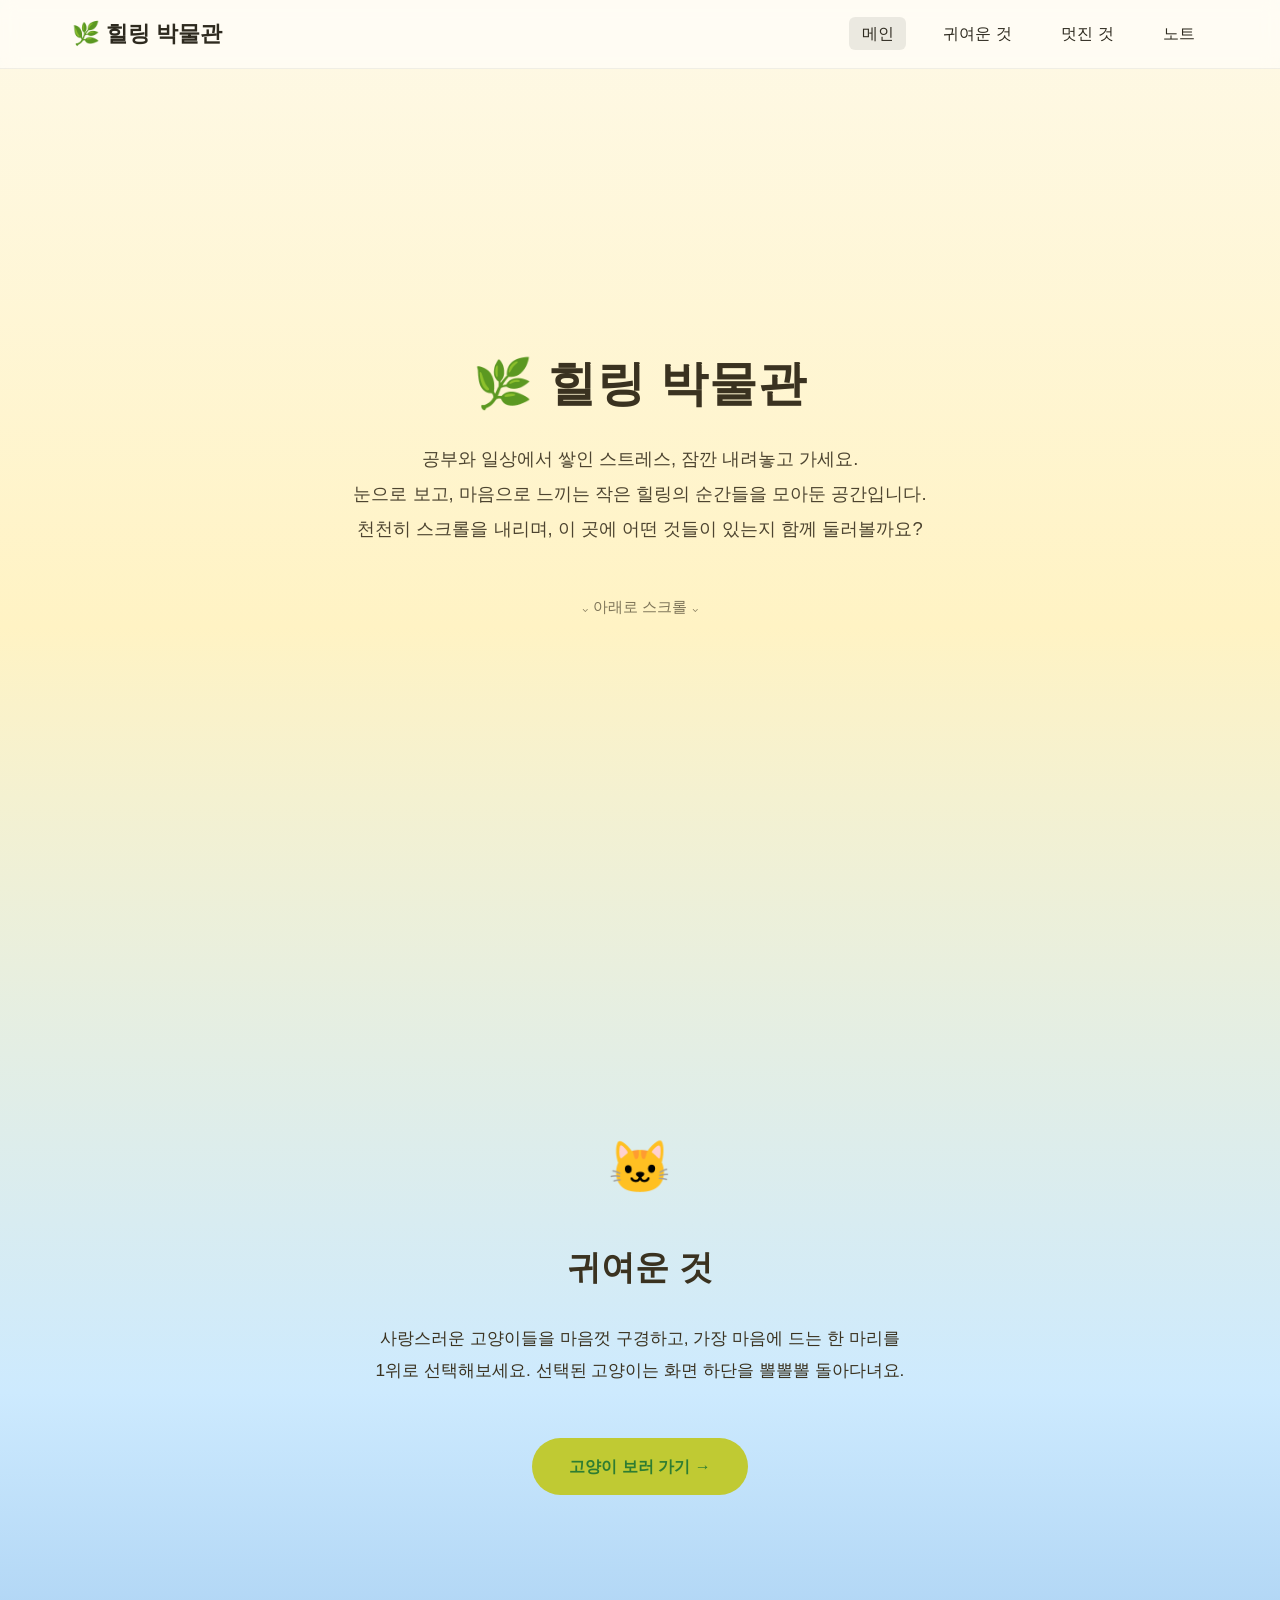
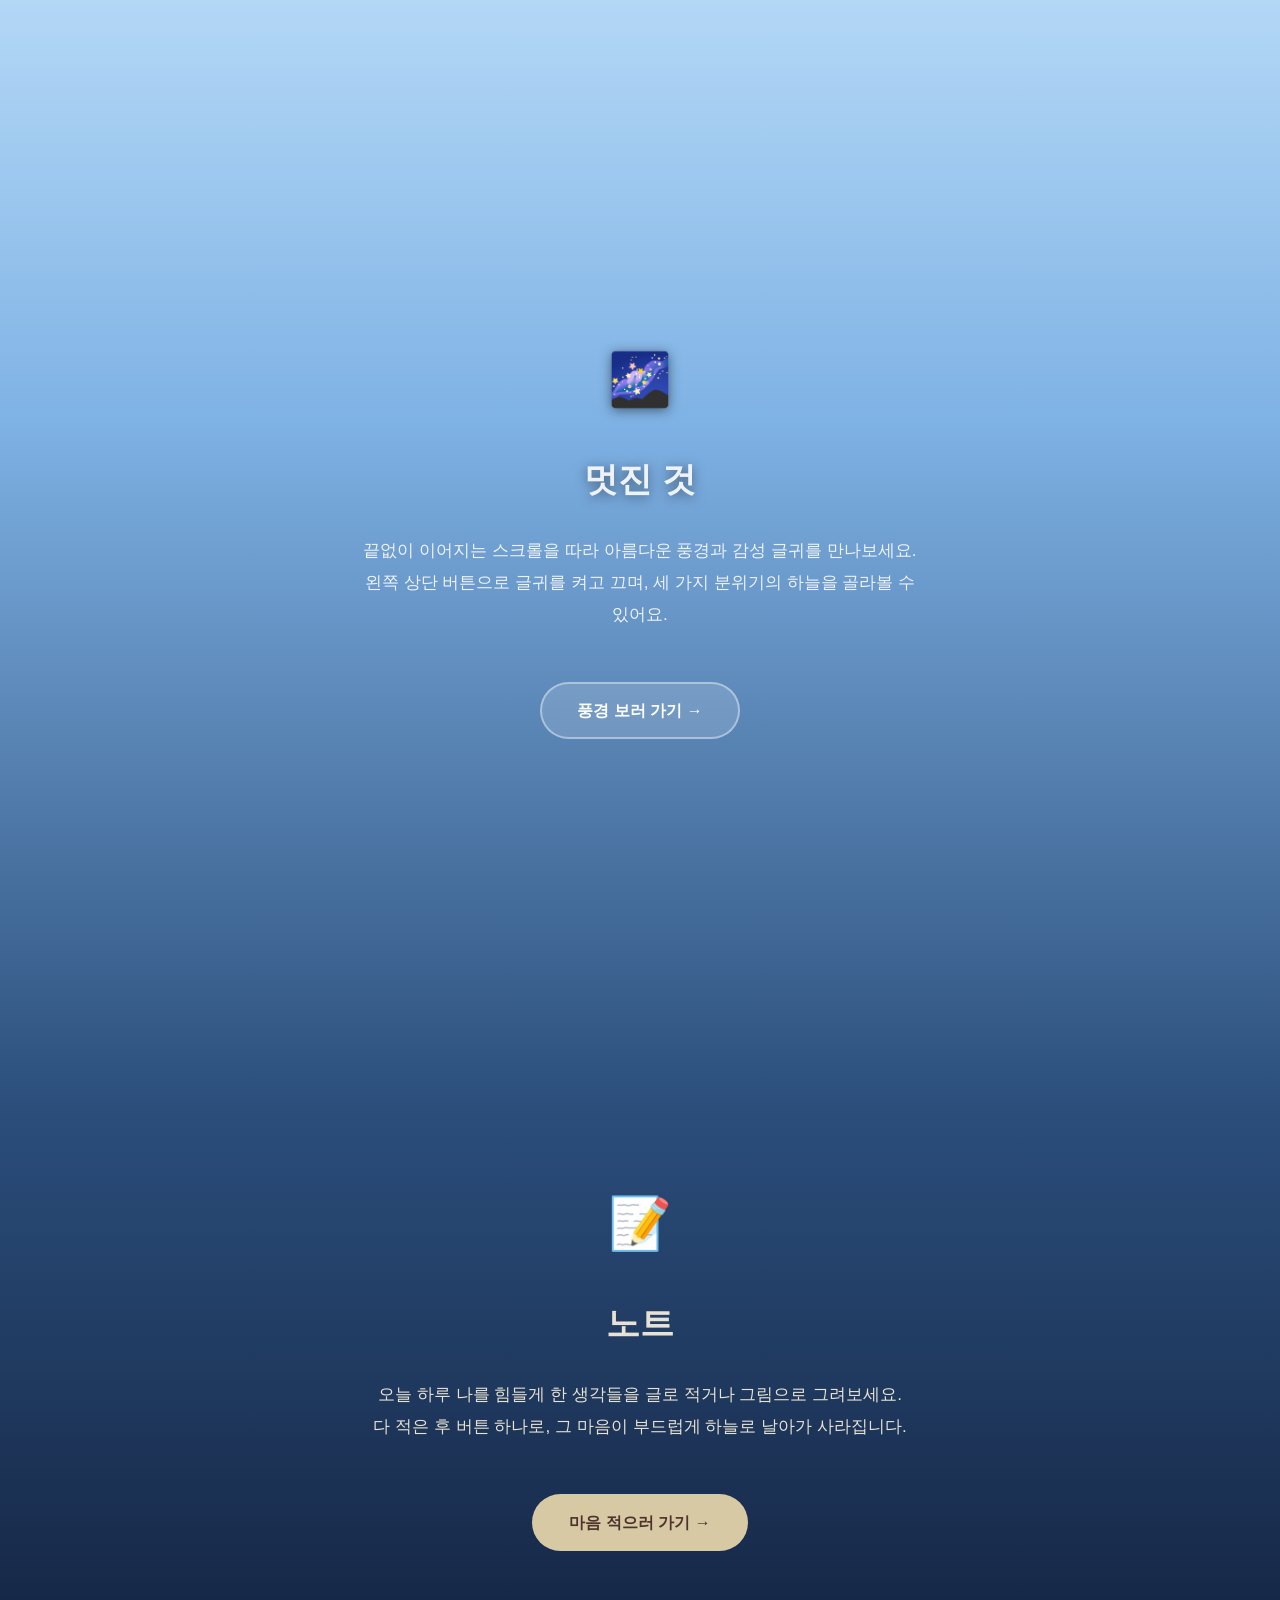
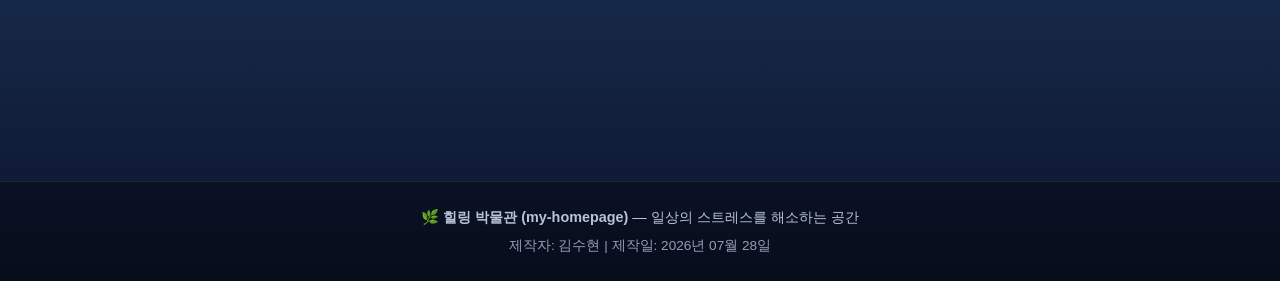
<file: index.html>
<!DOCTYPE html>
<html lang="ko">
<head>
  <meta charset="UTF-8">
  <meta name="viewport" content="width=device-width, initial-scale=1.0">
  <title>힐링 박물관 - 메인</title>

  <link rel="stylesheet" href="css/style.css">

  <style>
    /* ==========================================================================
       index.html - 긴 스크롤 메인 페이지
       연노랑(베이지) -> 하늘색 -> 어두운 남색으로 이어지는 배경 그라데이션
       ========================================================================== */

    html, body {
      margin: 0;
      padding: 0;
    }

    /* [핵심] body 전체 높이를 기준으로 흐르는 단일 그라데이션.
       섹션이 늘어나거나 줄어도 색이 항상 처음부터 끝까지 자연스럽게 이어짐 */
    body.theme-home {
      background: linear-gradient(
        180deg,
        #fef9e7 0%,
        #fff3c4 18%,
        #cdeafe 40%,
        #7fb2e5 58%,
        #2a4d7a 78%,
        #0b132b 100%
      );
      background-attachment: initial;
      transition: none;
    }

    /* 헤더는 살짝 투명한 흰 배경으로, 어느 구간에서도 메뉴가 잘 보이도록 처리 */
    body.theme-home #site-header {
      background-color: rgba(255, 255, 255, 0.55);
      border-bottom: 1px solid rgba(0, 0, 0, 0.06);
    }
    body.theme-home #site-header .nav-logo,
    body.theme-home #site-header .nav-menu a {
      color: #2e2a1f;
    }
    body.theme-home #site-header .nav-menu a:hover,
    body.theme-home #site-header .nav-menu a.active {
      background-color: rgba(0, 0, 0, 0.08);
    }

    main {
      max-width: 100%;
      padding: 0;
    }

    .home-section {
      min-height: 92vh;
      display: flex;
      flex-direction: column;
      align-items: center;
      justify-content: center;
      text-align: center;
      padding: 4rem 1.5rem;
      opacity: 0;
      transform: translateY(30px);
      transition: opacity 1s cubic-bezier(0.25, 1, 0.5, 1),
                  transform 1s cubic-bezier(0.25, 1, 0.5, 1);
    }

    .home-section.visible {
      opacity: 1;
      transform: translateY(0);
    }

    /* --------------------------------------------------------------------------
       1. Hero: 제목 + 사이트 설명 (베이지 구간 - 어두운 글씨)
       -------------------------------------------------------------------------- */
    .hero-section {
      color: #3a3220;
    }

    .hero-section .site-title {
      font-size: 3rem;
      margin-bottom: 1.2rem;
      letter-spacing: 1px;
    }

    .hero-section .site-desc {
      max-width: 640px;
      font-size: 1.15rem;
      line-height: 1.9;
      opacity: 0.9;
    }

    .scroll-cue {
      margin-top: 3rem;
      font-size: 0.95rem;
      opacity: 0.65;
      animation: bounceDown 2s ease-in-out infinite;
    }

    @keyframes bounceDown {
      0%, 100% { transform: translateY(0); }
      50% { transform: translateY(10px); }
    }

    /* --------------------------------------------------------------------------
       2~4. 페이지 소개 카드 공통 스타일
       -------------------------------------------------------------------------- */
    .feature-section {
      gap: 1.4rem;
    }

    .feature-emoji {
      font-size: 3.2rem;
      margin-bottom: 0.6rem;
    }

    .feature-title {
      font-size: 2.1rem;
      font-weight: 800;
      margin-bottom: 0.4rem;
    }

    .feature-desc {
      max-width: 560px;
      font-size: 1.08rem;
      line-height: 1.85;
      margin-bottom: 1.8rem;
    }

    .feature-link {
      display: inline-block;
      padding: 0.85rem 2.2rem;
      border-radius: 50px;
      font-weight: 700;
      font-size: 1rem;
      text-decoration: none;
      transition: all 0.3s ease;
      border: 2px solid transparent;
    }

    .feature-link:hover {
      transform: translateY(-3px);
    }

    /* 밝은 구간 (귀여운 것 소개) - 어두운 글씨, 톤은 연두/노랑 */
    .cute-preview {
      color: #3a3220;
    }
    .cute-preview .feature-link {
      background-color: #c0ca33;
      color: #2e7d32;
    }
    .cute-preview .feature-link:hover {
      background-color: #afb42b;
      color: #ffffff;
    }

    /* 중간~어두운 구간 (멋진 것 소개) - 밝은 글씨 */
    .great-preview {
      color: #eef2f9;
    }
    .great-preview .feature-title,
    .great-preview .feature-emoji {
      text-shadow: 0 2px 12px rgba(0, 0, 0, 0.5);
    }
    .great-preview .feature-link {
      background-color: rgba(255, 255, 255, 0.15);
      color: #ffffff;
      border-color: rgba(255, 255, 255, 0.4);
      backdrop-filter: blur(6px);
    }
    .great-preview .feature-link:hover {
      background-color: rgba(255, 255, 255, 0.9);
      color: #0f172a;
    }

    /* 가장 어두운 구간 (노트 소개) - 밝은 글씨, 톤은 브라운/베이지 포인트 */
    .note-preview {
      color: #e7e2d3;
    }
    .note-preview .feature-link {
      background-color: #d7c9a3;
      color: #4e342e;
    }
    .note-preview .feature-link:hover {
      background-color: #c8b88a;
      color: #2a1f19;
    }

    body.theme-home #site-footer {
      background-color: rgba(0, 0, 0, 0.35);
      color: #b9c2d8;
      border-top: 1px solid rgba(255, 255, 255, 0.08);
    }
  </style>
</head>
<body class="theme-home">

  <header id="site-header"></header>

  <main>
    <section class="home-section hero-section" id="section-hero">
      <h1 class="site-title">🌿 힐링 박물관</h1>
      <p class="site-desc">
        공부와 일상에서 쌓인 스트레스, 잠깐 내려놓고 가세요.<br>
        눈으로 보고, 마음으로 느끼는 작은 힐링의 순간들을 모아둔 공간입니다.<br>
        천천히 스크롤을 내리며, 이 곳에 어떤 것들이 있는지 함께 둘러볼까요?
      </p>
      <div class="scroll-cue">⌄ 아래로 스크롤 ⌄</div>
    </section>

    <section class="home-section feature-section cute-preview" id="section-cute">
      <div class="feature-emoji">🐱</div>
      <h2 class="feature-title">귀여운 것</h2>
      <p class="feature-desc">
        사랑스러운 고양이들을 마음껏 구경하고, 가장 마음에 드는 한 마리를<br>
        1위로 선택해보세요. 선택된 고양이는 화면 하단을 뽈뽈뽈 돌아다녀요.
      </p>
      <a class="feature-link" href="pages/cute_things.html">고양이 보러 가기 →</a>
    </section>

    <section class="home-section feature-section great-preview" id="section-great">
      <div class="feature-emoji">🌌</div>
      <h2 class="feature-title">멋진 것</h2>
      <p class="feature-desc">
        끝없이 이어지는 스크롤을 따라 아름다운 풍경과 감성 글귀를 만나보세요.<br>
        왼쪽 상단 버튼으로 글귀를 켜고 끄며, 세 가지 분위기의 하늘을 골라볼 수 있어요.
      </p>
      <a class="feature-link" href="pages/great_things.html">풍경 보러 가기 →</a>
    </section>

    <section class="home-section feature-section note-preview" id="section-note">
      <div class="feature-emoji">📝</div>
      <h2 class="feature-title">노트</h2>
      <p class="feature-desc">
        오늘 하루 나를 힘들게 한 생각들을 글로 적거나 그림으로 그려보세요.<br>
        다 적은 후 버튼 하나로, 그 마음이 부드럽게 하늘로 날아가 사라집니다.
      </p>
      <a class="feature-link" href="pages/feeling_note.html">마음 적으러 가기 →</a>
    </section>
  </main>

  <footer id="site-footer"></footer>

  <script src="js/header.js"></script>
  <script src="js/footer.js"></script>

  <script>
    document.addEventListener('DOMContentLoaded', () => {
      const sections = document.querySelectorAll('.home-section');

      const observer = new IntersectionObserver((entries) => {
        entries.forEach(entry => {
          if (entry.isIntersecting) {
            entry.target.classList.add('visible');
          }
        });
      }, { root: null, rootMargin: '0px 0px -10% 0px', threshold: 0.15 });

      sections.forEach(section => observer.observe(section));

      // 히어로 섹션은 페이지 진입 시 바로 보이도록 처리
      document.getElementById('section-hero').classList.add('visible');
    });
  </script>
</body>
</html>
</file>
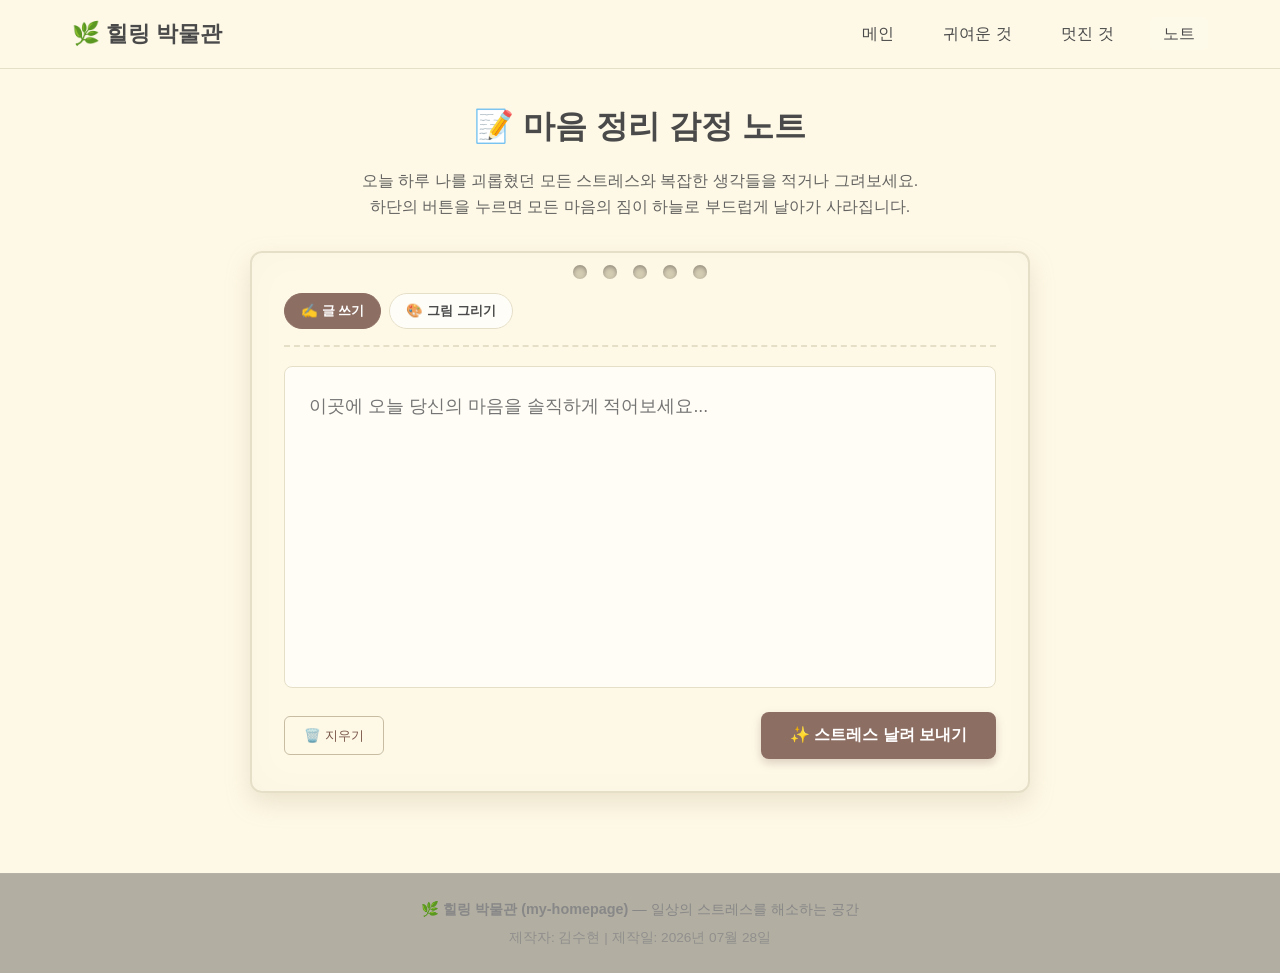
<file: pages/feeling_note.html>
<!DOCTYPE html>
<html lang="ko">
<head>
  <meta charset="UTF-8">
  <meta name="viewport" content="width=device-width, initial-scale=1.0">
  <title>힐링 박물관 - 감정 노트</title>
  
  <link rel="stylesheet" href="../css/style.css">
  
  <style>
    /* ==========================================================================
       feeling_note.html 전용 내부 스타일 (연노랑 종이 노트 UI, 캔버스, 사라지는 연출)
       ========================================================================== */

    .note-intro {
      text-align: center;
      margin-bottom: 2rem;
    }

    /* [기획서 반영] 실제 연노랑 종이 질감의 노트 메인 컨테이너 */
    .notebook-paper {
      position: relative;
      background-color: var(--color-note-bg);
      border: 2px solid var(--color-note-line);
      border-radius: 12px;
      max-width: 780px;
      margin: 0 auto 3rem;
      padding: 2.5rem 2rem 2rem;
      box-shadow: 0 10px 25px rgba(180, 160, 120, 0.25), 
                  inset 0 0 40px rgba(0, 0, 0, 0.02);
      overflow: hidden;
    }

    /* 상단 스프링 링 바인더 장식 */
    .notebook-binder {
      position: absolute;
      top: 12px;
      left: 50%;
      transform: translateX(-50%);
      display: flex;
      gap: 16px;
    }

    .binder-ring {
      width: 14px;
      height: 14px;
      background: #d4cbb3;
      border-radius: 50%;
      box-shadow: inset 0 2px 4px rgba(0,0,0,0.3);
    }

    /* 작성 도구 툴바 (글쓰기 / 그림그리기 탭) */
    .tool-bar {
      display: flex;
      justify-content: space-between;
      align-items: center;
      margin-bottom: 1.2rem;
      padding-bottom: 1rem;
      border-bottom: 2px dashed var(--color-note-line);
      flex-wrap: wrap;
      gap: 0.8rem;
    }

    .mode-switch {
      display: flex;
      gap: 8px;
    }

    .tool-tab {
      background: rgba(255, 255, 255, 0.7);
      border: 1px solid var(--color-note-line);
      padding: 0.5rem 1rem;
      border-radius: 20px;
      font-weight: bold;
      color: var(--color-note-text);
      cursor: pointer;
      transition: all 0.2s ease;
    }

    .tool-tab.active {
      background: #8d6e63;
      color: #ffffff;
      border-color: #8d6e63;
    }

    .draw-controls {
      display: flex;
      align-items: center;
      gap: 10px;
    }

    .color-picker {
      border: none;
      width: 32px;
      height: 32px;
      border-radius: 50%;
      cursor: pointer;
      background: transparent;
    }

    /* [기획서 반영] 무지 노트 작성 공간 */
    .workspace {
      position: relative;
      min-height: 320px;
      background-color: #fffdf5;
      border: 1px solid var(--color-note-line);
      border-radius: 8px;
      overflow: hidden;
      margin-bottom: 1.5rem;
    }

    /* 1. 텍스트 작성창 */
    #note-textarea {
      width: 100%;
      height: 320px;
      padding: 1.5rem;
      border: none;
      background: transparent;
      font-family: inherit;
      font-size: 1.1rem;
      line-height: 1.8;
      color: #333;
      resize: none;
      outline: none;
      display: block;
    }

    /* 2. 그림 그리기 캔버스 */
    #drawing-canvas {
      width: 100%;
      height: 320px;
      display: none;
      cursor: crosshair;
      touch-action: none;
    }

    /* 하단 실행 및 사라짐 컨트롤 버튼 */
    .action-bar {
      display: flex;
      justify-content: space-between;
      align-items: center;
    }

    .clear-btn {
      background: transparent;
      border: 1px solid #c8bda3;
      color: #795548;
      padding: 0.6rem 1.2rem;
      border-radius: 6px;
      cursor: pointer;
      font-weight: 500;
      transition: background 0.2s ease;
    }

    .clear-btn:hover {
      background: rgba(0, 0, 0, 0.05);
    }

    .disappear-btn {
      background-color: #8d6e63;
      color: #ffffff;
      border: none;
      padding: 0.8rem 1.8rem;
      font-size: 1rem;
      font-weight: bold;
      border-radius: 8px;
      cursor: pointer;
      box-shadow: 0 4px 10px rgba(141, 110, 99, 0.3);
      transition: all 0.2s ease;
    }

    .disappear-btn:hover {
      background-color: #6d4c41;
      transform: translateY(-2px);
    }

    /* --------------------------------------------------------------------------
       [핵심 기능 ②] 글/그림이 멋지게 날아가며 사라지는 애니메이션 효과
       -------------------------------------------------------------------------- */
    .workspace.disappearing {
      animation: floatAndDissolve 1.6s ease-in-out forwards;
    }

    @keyframes floatAndDissolve {
      0% {
        opacity: 1;
        transform: translateY(0) scale(1) rotate(0deg);
        filter: blur(0px);
      }
      50% {
        opacity: 0.6;
        transform: translateY(-30px) scale(0.95) rotate(2deg);
        filter: blur(2px);
      }
      100% {
        opacity: 0;
        transform: translateY(-80px) scale(0.7) rotate(-4deg);
        filter: blur(8px);
      }
    }

    /* 완료 알림 메시지 패널 */
    .success-message {
      display: none;
      text-align: center;
      padding: 2.5rem 1rem;
      color: #4e342e;
    }

    .success-message.show {
      display: block;
      animation: fadeIn 0.6s ease;
    }

    @keyframes fadeIn {
      from { opacity: 0; transform: translateY(10px); }
      to { opacity: 1; transform: translateY(0); }
    }
  </style>
</head>
<body class="theme-note">

  <header id="site-header"></header>

  <main>
    <section class="note-intro">
      <h1 class="page-title">📝 마음 정리 감정 노트</h1>
      <p class="page-description">
        오늘 하루 나를 괴롭혔던 모든 스트레스와 복잡한 생각들을 적거나 그려보세요.<br>
        하단의 버튼을 누르면 모든 마음의 짐이 하늘로 부드럽게 날아가 사라집니다.
      </p>
    </section>

    <div class="notebook-paper">
      <div class="notebook-binder">
        <div class="binder-ring"></div>
        <div class="binder-ring"></div>
        <div class="binder-ring"></div>
        <div class="binder-ring"></div>
        <div class="binder-ring"></div>
      </div>

      <div class="tool-bar">
        <div class="mode-switch">
          <button class="tool-tab active" id="tab-text">✍️ 글 쓰기</button>
          <button class="tool-tab" id="tab-draw">🎨 그림 그리기</button>
        </div>

        <div class="draw-controls" id="draw-controls" style="display: none;">
          <label style="font-size: 0.85rem; color:#5d4037;">색상:</label>
          <input type="color" id="pen-color" class="color-picker" value="#4e342e">
        </div>
      </div>

      <div class="workspace" id="workspace">
        <textarea id="note-textarea" placeholder="이곳에 오늘 당신의 마음을 솔직하게 적어보세요..."></textarea>
        <canvas id="drawing-canvas"></canvas>
      </div>

      <div class="action-bar" id="action-bar">
        <button class="clear-btn" id="clear-btn">🗑️ 지우기</button>
        <button class="disappear-btn" id="disappear-btn">✨ 스트레스 날려 보내기</button>
      </div>

      <div class="success-message" id="success-message">
        <h2 style="font-size: 1.6rem; margin-bottom: 0.6rem;">🍃 수고하셨습니다</h2>
        <p style="font-size: 1.05rem; line-height: 1.6; color: #6d4c41;">
          작성하신 스트레스와 감정이 바람에 흔적 없이 날아갔습니다.<br>
          이제 가벼워진 마음으로 편안한 시간 보내세요!
        </p>
        <button class="disappear-btn" id="reset-btn" style="margin-top: 1.5rem;">✨ 새로 적기</button>
      </div>
    </div>
  </main>

  <footer id="site-footer"></footer>

  <script src="../js/header.js"></script>
  <script src="../js/footer.js"></script>

  <script>
    document.addEventListener('DOMContentLoaded', () => {
      // DOM 요소를 가져옵니다.
      const tabText = document.getElementById('tab-text');
      const tabDraw = document.getElementById('tab-draw');
      const textarea = document.getElementById('note-textarea');
      const canvas = document.getElementById('drawing-canvas');
      const drawControls = document.getElementById('draw-controls');
      const penColorInput = document.getElementById('pen-color');
      const workspace = document.getElementById('workspace');
      const actionBar = document.getElementById('action-bar');
      const disappearBtn = document.getElementById('disappear-btn');
      const clearBtn = document.getElementById('clear-btn');
      const successMessage = document.getElementById('success-message');
      const resetBtn = document.getElementById('reset-btn');

      let currentMode = 'text'; // 'text' 또는 'draw'
      let isDrawing = false;
      const ctx = canvas.getContext('2d');

      // 캔버스 크기를 무지 영역 크기에 맞춤
      function resizeCanvas() {
        canvas.width = workspace.clientWidth;
        canvas.height = workspace.clientHeight;
        ctx.lineCap = 'round';
        ctx.lineJoin = 'round';
        ctx.lineWidth = 3;
        ctx.strokeStyle = penColorInput.value;
      }
      resizeCanvas();

      // 1. 모드 전환 (글 쓰기 vs 그림 그리기)
      tabText.addEventListener('click', () => {
        currentMode = 'text';
        tabText.classList.add('active');
        tabDraw.classList.remove('active');
        textarea.style.display = 'block';
        canvas.style.display = 'none';
        drawControls.style.display = 'none';
      });

      tabDraw.addEventListener('click', () => {
        currentMode = 'draw';
        tabDraw.classList.add('active');
        tabText.classList.remove('active');
        textarea.style.display = 'none';
        canvas.style.display = 'block';
        drawControls.style.display = 'flex';
        resizeCanvas();
      });

      // 2. 캔버스 그림 그리기 이벤트 처리
      penColorInput.addEventListener('change', (e) => {
        ctx.strokeStyle = e.target.value;
      });

      function startDrawing(e) {
        if (currentMode !== 'draw') return;
        isDrawing = true;
        ctx.beginPath();
        const rect = canvas.getBoundingClientRect();
        ctx.moveTo(e.clientX - rect.left, e.clientY - rect.top);
      }

      function draw(e) {
        if (!isDrawing || currentMode !== 'draw') return;
        const rect = canvas.getBoundingClientRect();
        ctx.lineTo(e.clientX - rect.left, e.clientY - rect.top);
        ctx.stroke();
      }

      function stopDrawing() {
        isDrawing = false;
      }

      canvas.addEventListener('mousedown', startDrawing);
      canvas.addEventListener('mousemove', draw);
      canvas.addEventListener('mouseup', stopDrawing);
      canvas.addEventListener('mouseleave', stopDrawing);

      // 3. 지우기 버튼 클릭
      clearBtn.addEventListener('click', () => {
        if (currentMode === 'text') {
          textarea.value = '';
        } else {
          ctx.clearRect(0, 0, canvas.width, canvas.height);
        }
      });

      // 4. [핵심 기능 ②] '스트레스 날려 보내기' 버튼 클릭 시 사라지는 연출
      disappearBtn.addEventListener('click', () => {
        // 내용 작성 여부 확인
        const hasText = textarea.value.trim().length > 0;
        // 간단한 캔버스 작성 여부 체크
        if (currentMode === 'text' && !hasText) {
          alert('지워버리고 싶은 마음이나 스트레스를 먼저 작성해주세요!');
          return;
        }

        // 애니메이션 클래스 추가 (부드럽게 날아가며 퍼짐)
        workspace.classList.add('disappearing');

        // 애니메이션 완료 후 실행
        setTimeout(() => {
          workspace.style.display = 'none';
          actionBar.style.display = 'none';
          drawControls.style.display = 'none';
          successMessage.classList.add('show');
        }, 1500);
      });

      // 5. 새로 적기 (리셋) 버튼 처리
      resetBtn.addEventListener('click', () => {
        textarea.value = '';
        ctx.clearRect(0, 0, canvas.width, canvas.height);
        workspace.classList.remove('disappearing');
        workspace.style.display = 'block';
        actionBar.style.display = 'flex';
        successMessage.classList.remove('show');
        
        // 글 쓰기 모드로 복귀
        tabText.click();
      });
    });
  </script>
</body>
</html>
</file>
<file: css/style.css>
/* ==========================================================================
   my-homepage - 전체 공통 및 페이지별 스타일시트
   - PRD 기획서에 명시된 페이지별 색상 테마 및 레이아웃 정의
   ========================================================================== */

/* --------------------------------------------------------------------------
   1. 기본 리셋 및 글로벌 변수 (CSS Variables)
   -------------------------------------------------------------------------- */
* {
  margin: 0;
  padding: 0;
  box-sizing: border-box;
}

:root {
  /* 메인 폰트 설정 */
  --font-main: 'Noto Sans KR', -apple-system, BlinkMacSystemFont, 'Segoe UI', Roboto, sans-serif;
  
  /* [기획서 반영] 페이지별 테마 색상 정의 */
  /* 메인 페이지: 남색/검은색 톤 */
  --color-main-bg: #0b132b;
  --color-main-text: #ffffff;
  --color-main-card: #1c2541;

  /* 귀여운 것: 밝은 노란색/연두색 톤 */
  --color-cute-bg: #fffde7;
  --color-cute-accent: #c0ca33;
  --color-cute-text: #333333;

  /* 멋진 것: 검은색 및 밤하늘 느낌 */
  --color-great-bg: #090a0f;
  --color-great-text: #e0e6ed;
  --color-great-accent: #4a90e2;

  /* 노트: 연노랑색 실제 노트 느낌 */
  --color-note-bg: #fef9e7;
  --color-note-line: #e6dfc8;
  --color-note-text: #4a4a4a;
}

body {
  font-family: var(--font-main);
  line-height: 1.6;
  min-height: 100vh;
  display: flex;
  flex-direction: column;
  background-color: var(--color-main-bg);
  color: var(--color-main-text);
  transition: background-color 0.3s ease, color 0.3s ease;
}

/* --------------------------------------------------------------------------
   2. 공통 헤더 & 푸터 레이아웃
   -------------------------------------------------------------------------- */
#site-header {
  position: sticky;
  top: 0;
  z-index: 1000;
  background-color: rgba(11, 19, 43, 0.9);
  backdrop-filter: blur(8px);
  border-bottom: 1px solid rgba(255, 255, 255, 0.1);
}

.nav-container {
  max-width: 1200px;
  margin: 0 auto;
  padding: 1rem 2rem;
  display: flex;
  justify-content: space-between;
  align-items: center;
}

.nav-logo {
  font-size: 1.4rem;
  font-weight: 700;
  color: #ffffff;
  text-decoration: none;
}

.nav-menu {
  list-style: none;
  display: flex;
  gap: 1.5rem;
}

.nav-menu a {
  color: #d1d5db;
  text-decoration: none;
  font-weight: 500;
  padding: 0.5rem 0.8rem;
  border-radius: 6px;
  transition: all 0.2s ease;
}

.nav-menu a:hover,
.nav-menu a.active {
  color: #ffffff;
  background-color: rgba(255, 255, 255, 0.15);
}

#site-footer {
  margin-top: auto;
  padding: 1.5rem;
  text-align: center;
  font-size: 0.9rem;
  background-color: rgba(0, 0, 0, 0.3);
  color: #888888;
  border-top: 1px solid rgba(255, 255, 255, 0.05);
}

/* --------------------------------------------------------------------------
   3. 메인 콘텐츠 구조 영역
   -------------------------------------------------------------------------- */
main {
  flex: 1;
  max-width: 1200px;
  width: 100%;
  margin: 0 auto;
  padding: 2rem 1.5rem;
}

.page-title {
  font-size: 2rem;
  margin-bottom: 1rem;
  text-align: center;
}

.page-description {
  text-align: center;
  margin-bottom: 2rem;
  opacity: 0.85;
}

/* --------------------------------------------------------------------------
   4. 페이지별 전용 테마 바인딩
   -------------------------------------------------------------------------- */

/* [메인 페이지] */
body.theme-main {
  background-color: var(--color-main-bg);
  color: var(--color-main-text);
}

/* [귀여운 것] 밝고 화사한 분위기 */
body.theme-cute {
  background-color: var(--color-cute-bg);
  color: var(--color-cute-text);
}
body.theme-cute #site-header {
  background-color: rgba(255, 253, 231, 0.9);
  border-bottom: 1px solid #f0f4c3;
}
body.theme-cute .nav-logo,
body.theme-cute .nav-menu a {
  color: var(--color-cute-text);
}
body.theme-cute .nav-menu a:hover,
body.theme-cute .nav-menu a.active {
  background-color: #f0f4c3;
}

/* [멋진 것] 어두운 밤하늘 감성 */
body.theme-great {
  background-color: var(--color-great-bg);
  color: var(--color-great-text);
}

/* [노트] 실제 연노랑 종이 느낌 */
body.theme-note {
  background-color: var(--color-note-bg);
  color: var(--color-note-text);
}
body.theme-note #site-header {
  background-color: rgba(254, 249, 231, 0.9);
  border-bottom: 1px solid var(--color-note-line);
}
body.theme-note .nav-logo,
body.theme-note .nav-menu a {
  color: var(--color-note-text);
}
</file>
